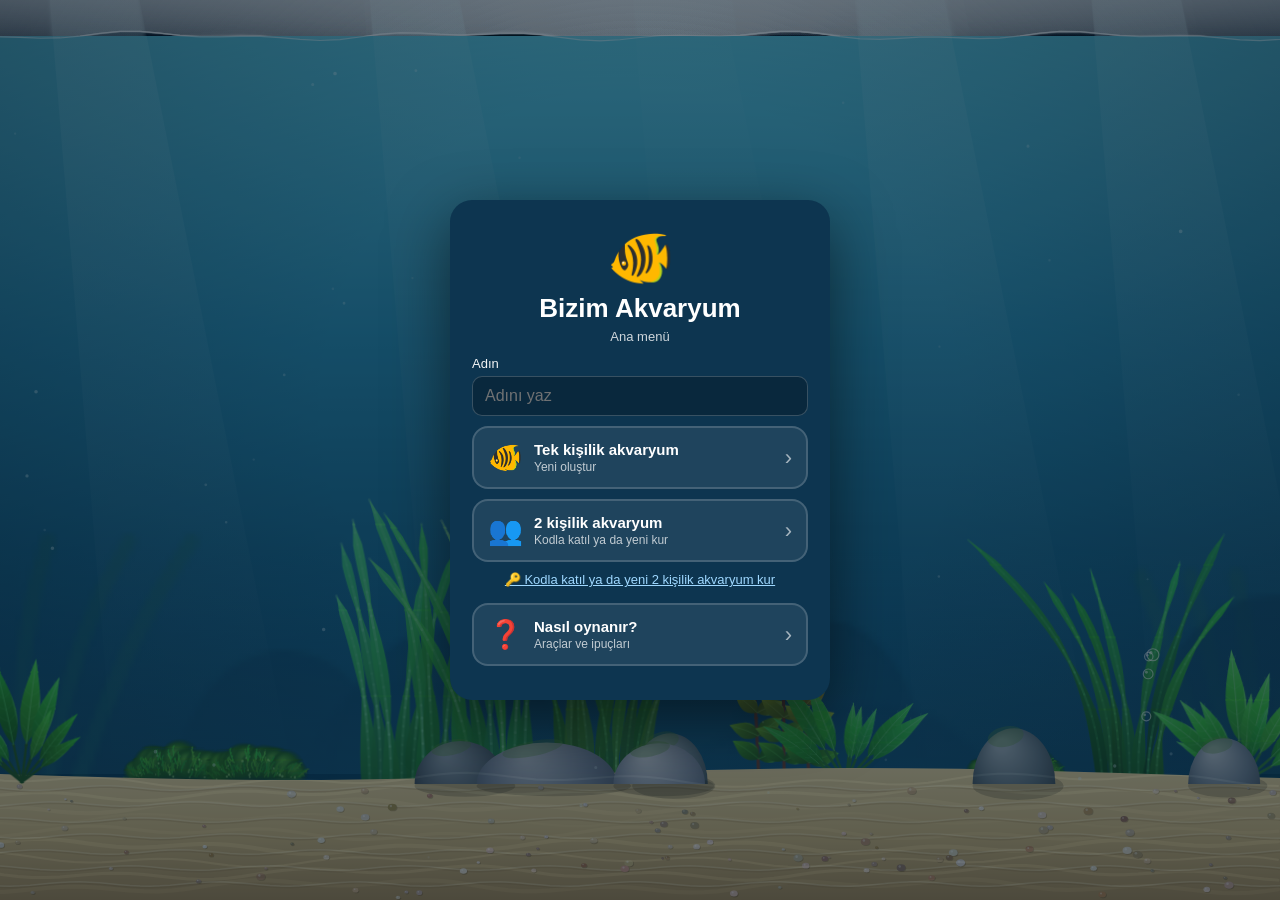
<file: index.html>
<!doctype html>
<html lang="tr">
<head>
<meta charset="utf-8">
<meta name="viewport" content="width=device-width,initial-scale=1,maximum-scale=1,user-scalable=no,viewport-fit=cover">
<meta name="theme-color" content="#0b3d5c">
<meta name="apple-mobile-web-app-capable" content="yes">
<meta name="mobile-web-app-capable" content="yes">
<meta name="apple-mobile-web-app-status-bar-style" content="black-translucent">
<meta name="apple-mobile-web-app-title" content="Akvaryumumuz">
<title>Bizim Akvaryum</title>
<link rel="manifest" href="manifest.json">
<link rel="apple-touch-icon" href="icons/icon-180.png">
<link rel="icon" type="image/png" href="icons/icon-192.png">
<link rel="stylesheet" href="css/style.css">
</head>
<body>
<canvas id="tank"></canvas>

<div id="hud" class="hidden">
  <div id="topbar">
    <div class="pills"><div class="pill" id="coins">🪙 <span>0</span></div><div class="pill" id="food">🍤 <span>0</span></div></div>
    <div class="pill" id="level"><b>Sv 1</b><div class="xpbar"><i></i></div></div>
    <div class="pill" id="partner"><span class="mico">☰</span><span class="dot"></span><span class="pname">…</span></div>
  </div>
  <div id="tankbar"><div id="tanktabs"></div><div id="tankname"></div></div>
  <div id="hint" class="hidden">Soldaki araçlar: 🖐️ bilgi · 🍤 yem · 🖌️ temizlik · 🥅 taşıma · ✏️ düzenle<br>Altın baloncuk: para</div>
  <div id="tools">
    <button data-tool="hand" class="on" title="El">🖐️</button>
    <button data-tool="food" title="Yem kutusu">🍤</button>
    <button data-tool="brush" title="Fırça">🖌️</button>
    <button data-tool="net" title="El ağı" aria-label="El ağı"><svg viewBox="0 0 24 24" width="30" height="30" fill="none" stroke="#fff" stroke-linecap="round" stroke-linejoin="round"><defs><clipPath id="netclip"><path d="M9.3 7.6 C9.6 14 13 19.8 17 20.2 C19.6 18.6 21.2 13 20.6 7.6 Z"/></clipPath></defs><path d="M9.3 7.6 C9.6 14 13 19.8 17 20.2 C19.6 18.6 21.2 13 20.6 7.6" fill="rgba(255,255,255,.16)" stroke-width="1.3"/><g clip-path="url(#netclip)" stroke-width=".8" opacity=".85"><path d="M8 9h14M8 12h14M8 15h14M8 18h14M11 6v16M14 6v16M17 6v16M20 6v16"/></g><ellipse cx="14.95" cy="7.6" rx="5.65" ry="2.4" stroke-width="2"/><path d="M9.6 8.6L2.5 21.5" stroke-width="2.4"/></svg></button>
    <button data-tool="edit" title="Düzenle" aria-label="Düzenle">✏️</button>
  </div>
  <div id="bottombar">
    <button data-panel="shop">🛒<span>Mağaza</span></button>
    <button data-panel="tasks">🎯<span>Görevler</span><i id="taskdot" class="hidden"></i></button>
    <button data-panel="fishlist">🐠<span>Canlılar</span></button>
    <button data-panel="tanks">🏠<span>Akvaryum</span></button>
    <button data-panel="settings">⚙️<span>Ayarlar</span></button>
  </div>
</div>

<div id="banner" class="hidden"></div>

<div id="sheet" class="hidden">
  <div class="sheet-inner"><button class="close" aria-label="Kapat">✕</button><div class="content"></div></div>
</div>

<div id="menu" class="hidden">
  <div class="joincard menucard">
    <button class="close hidden" id="mclose" aria-label="Akvaryuma dön">✕</button>
    <div id="mmain">
      <div class="logo">🐠</div>
      <h1>Bizim Akvaryum</h1>
      <p class="sub">Ana menü</p>
      <label class="field">Adın<input id="mname" maxlength="16" placeholder="Adını yaz" autocomplete="off"></label>
      <button class="menubtn" id="msolo"><span class="mi">🐠</span><span class="mt"><b>Tek kişilik akvaryum</b><small id="msoloSub">Kendi akvaryumun</small></span><span class="go">›</span></button>
      <button class="menubtn" id="mduo"><span class="mi">👥</span><span class="mt"><b>2 kişilik akvaryum</b><small id="mduoSub">Ortak akvaryum</small></span><span class="go">›</span></button>
      <div id="mshare" class="hidden"><div class="code" id="mcode"></div><button class="ghost" id="mshareBtn">🔗 Davet linkini paylaş</button></div>
      <button class="linklike" id="mduoAlt">🔑 Kodla katıl ya da yeni 2 kişilik akvaryum kur</button>
      <div id="mduobox" class="hidden">
        <label class="field">Akvaryum kodu<input id="mroom" maxlength="12" autocapitalize="characters" autocomplete="off"></label>
        <button id="mjoin" class="primary">Akvaryuma gir</button>
        <button id="mnew" class="ghost">Yeni kod üret</button>
        <p class="note">Aynı kodu giren 2 kişi aynı akvaryumu paylaşır.</p>
      </div>
      <button class="menubtn" id="mhelp"><span class="mi">❓</span><span class="mt"><b>Nasıl oynanır?</b><small>Araçlar ve ipuçları</small></span><span class="go">›</span></button>
      <p class="note" id="mmode"></p>
    </div>
    <div id="mhelpview" class="hidden"></div>
  </div>
</div>

<div id="game" class="hidden"><canvas id="gamecanvas"></canvas><div id="gameui"></div></div>
<div id="toast"></div>

<script src="app.js"></script>
</body>
</html>
</file>
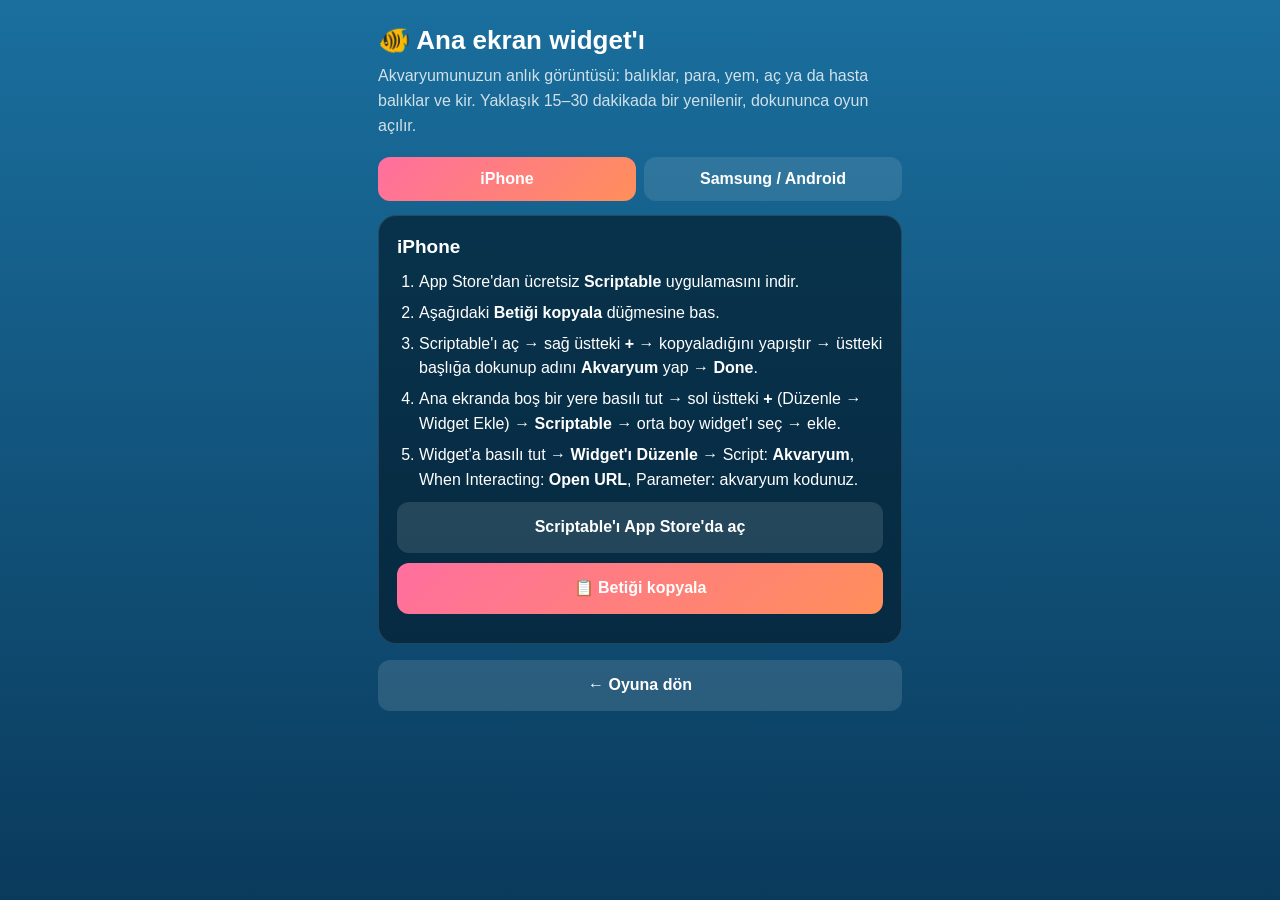
<file: widget.html>
<!doctype html>
<html lang="tr">
<head>
<meta charset="utf-8">
<meta name="viewport" content="width=device-width,initial-scale=1,viewport-fit=cover">
<meta name="theme-color" content="#0b3d5c">
<title>Widget Kurulumu · Bizim Akvaryum</title>
<style>
  * { box-sizing: border-box; }
  body { margin: 0; background: linear-gradient(#1a6f9e, #0a3a5c) fixed; color: #fff; font: 16px/1.55 -apple-system, BlinkMacSystemFont, "Segoe UI", Roboto, sans-serif; }
  main { max-width: 560px; margin: 0 auto; padding: calc(env(safe-area-inset-top) + 20px) 18px 40px; }
  h1 { font-size: 26px; margin: 0 0 4px; }
  .sub { opacity: .8; margin: 0 0 18px; }
  .card { background: rgba(4, 30, 48, .7); border: 1px solid rgba(255,255,255,.12); border-radius: 18px; padding: 16px 18px; margin-bottom: 16px; }
  .card h2 { margin: 0 0 8px; font-size: 19px; }
  ol { padding-left: 22px; margin: 8px 0; }
  li { margin: 6px 0; }
  .code { font-weight: 800; letter-spacing: 3px; background: rgba(0,0,0,.3); padding: 2px 8px; border-radius: 6px; }
  a.btn, button { display: block; width: 100%; text-align: center; border: 0; border-radius: 12px; padding: 13px; font: inherit; font-weight: 700; color: #fff; text-decoration: none;
    background: linear-gradient(135deg, #ff6f9f, #ff8f5a); margin: 10px 0 4px; cursor: pointer; }
  .ghost { background: rgba(255,255,255,.12) !important; }
  .note { font-size: 13.5px; opacity: .8; }
  .tabs { display: flex; gap: 8px; margin-bottom: 14px; }
  .tabs button { margin: 0; padding: 10px; background: rgba(255,255,255,.1); }
  .tabs button.on { background: linear-gradient(135deg, #ff6f9f, #ff8f5a); }
  .hidden { display: none; }
</style>
</head>
<body>
<main>
  <h1>🐠 Ana ekran widget'ı</h1>
  <p class="sub">Akvaryumunuzun anlık görüntüsü: balıklar, para, yem, aç ya da hasta balıklar ve kir. Yaklaşık 15–30 dakikada bir yenilenir, dokununca oyun açılır.</p>
  <p id="codeline" class="sub"></p>

  <div class="tabs">
    <button id="tIos">iPhone</button>
    <button id="tAnd">Samsung / Android</button>
  </div>

  <div id="ios" class="card">
    <h2> iPhone</h2>
    <ol>
      <li>App Store'dan ücretsiz <b>Scriptable</b> uygulamasını indir.</li>
      <li>Aşağıdaki <b>Betiği kopyala</b> düğmesine bas.</li>
      <li>Scriptable'ı aç → sağ üstteki <b>+</b> → kopyaladığını yapıştır → üstteki başlığa dokunup adını <b>Akvaryum</b> yap → <b>Done</b>.</li>
      <li>Ana ekranda boş bir yere basılı tut → sol üstteki <b>+</b> (Düzenle → Widget Ekle) → <b>Scriptable</b> → orta boy widget'ı seç → ekle.</li>
      <li>Widget'a basılı tut → <b>Widget'ı Düzenle</b> → Script: <b>Akvaryum</b>, When Interacting: <b>Open URL</b>, Parameter: akvaryum kodunuz<span id="pcode"></span>.</li>
    </ol>
    <a class="btn ghost" href="https://apps.apple.com/app/scriptable/id1405459188">Scriptable'ı App Store'da aç</a>
    <button id="copy">📋 Betiği kopyala</button>
    <p class="note" id="copied"></p>
  </div>

  <div id="and" class="card hidden">
    <h2>🤖 Samsung / Android</h2>
    <ol>
      <li>Aşağıdaki düğmeyle <b>akvaryum-widget.apk</b> dosyasını indir.</li>
      <li>İndirilen dosyaya dokun. Telefon "bilinmeyen kaynaklardan yüklemeye" izin isterse <b>Ayarlar → Bu kaynaktan izin ver</b> de, sonra <b>Yükle</b>.</li>
      <li>Play Protect uyarı verirse <b>Yine de yükle</b> de (uygulama Play Store'da olmadığı için uyarı veriyor).</li>
      <li><b>Akvaryum Widget</b> uygulamasını aç, akvaryum kodunu yaz<span id="acode"></span>, <b>Kaydet</b>'e bas.</li>
      <li>Ana ekranda boş bir yere basılı tut → <b>Widget'lar</b> → <b>Akvaryum Widget</b> → ekrana sürükle.</li>
    </ol>
    <a class="btn" href="akvaryum-widget.apk">⬇️ APK'yı indir</a>
    <p class="note">Sağ üstteki ⟳ ile widget'ı hemen yenileyebilirsin.</p>
  </div>

  <a class="btn ghost" href="./">← Oyuna dön</a>
</main>
<script>
  const room = new URLSearchParams(location.search).get('oda') || localStorage.getItem('akv_room') || '';
  if (room) {
    document.getElementById('codeline').innerHTML = 'Akvaryum kodunuz: <span class="code">' + room.replace(/[^A-Z0-9]/gi, '') + '</span>';
    document.getElementById('pcode').textContent = ' (' + room + ')';
    document.getElementById('acode').textContent = ' (' + room + ')';
  }
  const isAndroid = /android/i.test(navigator.userAgent);
  const show = a => {
    document.getElementById('ios').classList.toggle('hidden', a);
    document.getElementById('and').classList.toggle('hidden', !a);
    document.getElementById('tIos').classList.toggle('on', !a);
    document.getElementById('tAnd').classList.toggle('on', a);
  };
  show(isAndroid);
  document.getElementById('tIos').onclick = () => show(false);
  document.getElementById('tAnd').onclick = () => show(true);
  document.getElementById('copy').onclick = async () => {
    const out = document.getElementById('copied');
    try {
      const src = await (await fetch('widget/akvaryum-widget.js', { cache: 'no-store' })).text();
      await navigator.clipboard.writeText(src);
      out.textContent = '✅ Kopyalandı! Şimdi Scriptable\'a yapıştır.';
    } catch (e) {
      out.textContent = 'Kopyalanamadı. Uzun basıp kopyalamak için betiği aç: ';
      const a = document.createElement('a'); a.href = 'widget/akvaryum-widget.js'; a.textContent = 'akvaryum-widget.js'; a.style.color = '#ffd76b';
      out.appendChild(a);
    }
  };
</script>
</body>
</html>
</file>
<file: css/style.css>
* { box-sizing: border-box; -webkit-tap-highlight-color: transparent; }
html, body {
  margin: 0; height: 100%; overflow: hidden; background: #06283d; color: #fff;
  font-family: -apple-system, BlinkMacSystemFont, "Segoe UI", Roboto, sans-serif;
  user-select: none; -webkit-user-select: none; overscroll-behavior: none;
}
button { font: inherit; cursor: pointer; }
.hidden { display: none !important; }
#tank, #gamecanvas { position: fixed; inset: 0; width: 100%; height: 100%; display: block; touch-action: none; }

/* Üst bar */
#topbar {
  position: fixed; top: calc(env(safe-area-inset-top) + 8px); left: 8px; right: 8px;
  display: flex; gap: 6px; justify-content: space-between; pointer-events: none;
}
.pill {
  pointer-events: auto; background: rgba(4, 30, 48, .62);
  backdrop-filter: blur(8px); -webkit-backdrop-filter: blur(8px);
  border: 1px solid rgba(255, 255, 255, .15); border-radius: 999px;
  padding: 6px 12px; font-weight: 700; font-size: 15px;
  display: flex; align-items: center; gap: 6px; white-space: nowrap;
}
#level { flex-direction: column; align-items: stretch; gap: 3px; padding: 5px 14px; min-width: 80px; }
#level b { font-size: 13px; text-align: center; }
.xpbar { height: 5px; border-radius: 3px; background: rgba(255, 255, 255, .2); overflow: hidden; }
.xpbar i { display: block; height: 100%; width: 0; background: linear-gradient(90deg, #ffd76b, #ff9f43); transition: width .4s; }
#partner { cursor: pointer; }
#partner .dot { width: 9px; height: 9px; border-radius: 50%; background: #8a9aa5; flex: none; }
#partner.on .dot { background: #4ade80; box-shadow: 0 0 6px #4ade80; }
#partner.solo .dot { display: none; }
#partner .pname { max-width: 120px; overflow: hidden; text-overflow: ellipsis; font-size: 13px; }

#hint {
  position: fixed; top: calc(env(safe-area-inset-top) + 58px); left: 50%; transform: translateX(-50%);
  background: rgba(4, 30, 48, .75); padding: 9px 14px; border-radius: 12px; font-size: 13px; line-height: 1.5;
  text-align: center; width: max-content; max-width: 92vw; pointer-events: none; transition: opacity .8s;
}
#hint.fade { opacity: 0; }

/* Alt bar */
#bottombar {
  position: fixed; bottom: calc(env(safe-area-inset-bottom) + 10px); left: 50%; transform: translateX(-50%);
  display: flex; gap: 5px; width: min(440px, calc(100vw - 12px));
}
#bottombar button {
  background: rgba(4, 30, 48, .7); backdrop-filter: blur(8px); -webkit-backdrop-filter: blur(8px);
  border: 1px solid rgba(255, 255, 255, .18); color: #fff; border-radius: 18px;
  font-size: 21px; padding: 7px 2px 5px; display: flex; flex-direction: column; align-items: center; gap: 2px; flex: 1 1 0; min-width: 0; position: relative;
}
#bottombar button span { font-size: 10.5px; font-weight: 600; opacity: .9; white-space: nowrap; }
#bottombar button:active { transform: scale(.95); }

/* Davet bandı */
#banner {
  position: fixed; left: 10px; right: 10px; top: calc(env(safe-area-inset-top) + 60px); z-index: 15;
  max-width: 520px; margin: 0 auto; background: linear-gradient(135deg, #8a2457, #c2306b);
  border-radius: 16px; padding: 12px 14px; box-shadow: 0 8px 30px rgba(0, 0, 0, .4); font-size: 14px; line-height: 1.4;
  animation: pop .3s ease;
}
#banner .bbtns { display: flex; gap: 8px; margin-top: 10px; }
#banner .bbtns button { flex: 1; }
@keyframes pop { from { transform: translateY(-10px); opacity: 0; } to { transform: none; opacity: 1; } }

/* Butonlar */
.primary, .ghost, .danger, .buy {
  border: 0; border-radius: 12px; padding: 11px 16px; font-weight: 700; font-size: 15px; color: #fff;
}
.primary { background: linear-gradient(135deg, #ff6f9f, #ff8f5a); }
.ghost { background: rgba(255, 255, 255, .12); }
.danger { background: #d9435b; }
.buy { background: #f5b700; color: #4a3500; padding: 8px 12px; }
button:disabled { opacity: .45; cursor: default; }
.mini { background: none; border: 0; font-size: 16px; padding: 0 4px; }

/* Alt panel */
#sheet { position: fixed; inset: 0; background: rgba(0, 0, 0, .35); display: flex; align-items: flex-end; justify-content: center; z-index: 20; }
.sheet-inner {
  position: relative; background: #0d3550; width: 100%; max-width: 560px; max-height: 80vh; overflow-y: auto;
  border-radius: 22px 22px 0 0; padding: 18px 16px calc(env(safe-area-inset-bottom) + 20px);
  box-shadow: 0 -10px 40px rgba(0, 0, 0, .4); -webkit-overflow-scrolling: touch; animation: up .25s ease;
}
@keyframes up { from { transform: translateY(40px); opacity: 0; } to { transform: none; opacity: 1; } }
.sheet-inner .close {
  position: sticky; top: 0; float: right; background: rgba(255, 255, 255, .12); border: 0; color: #fff;
  width: 34px; height: 34px; border-radius: 50%; font-size: 15px; z-index: 2;
}
.sheet-inner h2 { margin: 2px 0 6px; font-size: 21px; }
.sheet-inner h2 small { font-weight: 500; opacity: .7; font-size: 14px; }
.sheet-inner h3 { margin: 18px 0 6px; font-size: 15px; opacity: .85; }
.sub { opacity: .8; font-size: 13px; margin: 4px 0 10px; line-height: 1.45; }
.note { font-size: 12.5px; opacity: .8; margin: 8px 0; line-height: 1.45; }
.center { text-align: center; }

.grid { display: grid; grid-template-columns: repeat(auto-fill, minmax(118px, 1fr)); gap: 10px; }
.card {
  background: rgba(255, 255, 255, .07); border: 1px solid rgba(255, 255, 255, .1); border-radius: 14px;
  padding: 8px; display: flex; flex-direction: column; gap: 2px; cursor: pointer; font-size: 13px;
}
.card:active { transform: scale(.97); }
.card.locked { opacity: .45; }
.card .rar { font-size: 11px; font-weight: 700; }
.card .price { font-weight: 700; color: #ffd76b; margin-top: 2px; }
.upgrade {
  display: flex; align-items: center; justify-content: space-between; gap: 10px; margin-bottom: 12px;
  background: rgba(245, 183, 0, .12); border: 1px solid rgba(245, 183, 0, .3); border-radius: 14px; padding: 10px 12px; font-size: 14px;
}
.upgrade.locked { opacity: .6; }

.list { display: flex; flex-direction: column; gap: 6px; }
.row {
  display: flex; align-items: center; gap: 10px; background: rgba(255, 255, 255, .06);
  border-radius: 12px; padding: 6px 10px; cursor: pointer; font-size: 14px;
}
.row small { opacity: .7; }
.grow1 { flex: 1; min-width: 0; }
.icons { font-size: 16px; }

.fishhead { display: flex; justify-content: center; margin-top: 6px;
  background: radial-gradient(ellipse at center, rgba(63, 176, 217, .35), transparent 70%); border-radius: 16px; }
.tags { display: flex; flex-wrap: wrap; gap: 6px; justify-content: center; margin: 4px 0 10px; }
.tags span { background: rgba(255, 255, 255, .1); border-radius: 999px; padding: 3px 10px; font-size: 12px; }
.bar { display: block; font-size: 13px; margin: 6px 0; }
.bb { height: 9px; border-radius: 5px; background: rgba(255, 255, 255, .12); overflow: hidden; margin-top: 3px; }
.bb i { display: block; height: 100%; border-radius: 5px; }
.actions { display: flex; flex-wrap: wrap; gap: 8px; margin-top: 12px; }
.actions button { flex: 1 1 auto; }
.rename { display: flex; gap: 8px; margin: 8px 0; }
.rename input, .field input {
  flex: 1; width: 100%; font: inherit; font-size: 16px; padding: 10px 12px; border-radius: 10px;
  border: 1px solid rgba(255, 255, 255, .2); background: rgba(0, 0, 0, .25); color: #fff; user-select: text; -webkit-user-select: text;
}
.field { display: block; font-size: 13px; margin: 10px 0; opacity: .95; }
.field input { margin-top: 5px; }
.code { font-size: 28px; font-weight: 800; letter-spacing: 4px; text-align: center; padding: 10px;
  background: rgba(0, 0, 0, .25); border-radius: 12px; user-select: text; -webkit-user-select: text; }
.sheet-inner > .content > button { width: 100%; margin-top: 8px; }

.gamepick { display: grid; gap: 10px; margin-top: 10px; }
.gamepick button {
  display: grid; grid-template-columns: 44px 1fr; grid-template-rows: auto auto; text-align: left; gap: 0 10px;
  background: rgba(255, 255, 255, .08); border: 1px solid rgba(255, 255, 255, .15); color: #fff; border-radius: 14px; padding: 12px;
}
.gamepick span { grid-row: span 2; font-size: 32px; align-self: center; }
.gamepick small { opacity: .75; }

/* Giriş ekranı */
#menu { position: fixed; inset: 0; display: flex; align-items: center; justify-content: center; z-index: 30; background: rgba(4, 25, 40, .55); padding: 20px; }
.joincard { background: #0d3550; border-radius: 22px; padding: 26px 22px; width: 100%; max-width: 380px; box-shadow: 0 20px 60px rgba(0, 0, 0, .5); }
.joincard .logo { font-size: 54px; text-align: center; }
.joincard h1 { text-align: center; margin: 4px 0; font-size: 26px; }
.joincard .sub { text-align: center; }
.joincard button { width: 100%; margin-top: 10px; }
.modes { display: grid; grid-template-columns: 1fr 1fr; gap: 10px; margin-top: 6px; }
.joincard .modebtn { margin-top: 0; display: flex; flex-direction: column; gap: 3px; padding: 14px 8px; border-radius: 16px;
  background: rgba(255, 255, 255, .08); border: 2px solid rgba(255, 255, 255, .18); color: #fff; font-size: 15px; }
.joincard .modebtn small { opacity: .7; font-size: 12px; font-weight: 500; }
.joincard .modebtn.on { border-color: #ffd76b; background: rgba(255, 143, 90, .3); }

#tools button svg { display: block; margin: auto; }
.roomrow.here { border-color: #ffd76b; }
.roomrow .eggicon { font-size: 26px; }
.menucard { position: relative; max-height: calc(100vh - 40px); overflow-y: auto; }
.menucard .close { position: absolute; top: 12px; right: 12px; width: 36px; height: 36px; margin: 0; border-radius: 50%; border: 0; background: rgba(255,255,255,.12); color: #fff; font-size: 16px; }
.joincard .menubtn { display: flex; align-items: center; gap: 12px; text-align: left; padding: 13px 14px; border-radius: 16px; margin-top: 10px;
  background: rgba(255,255,255,.08); border: 2px solid rgba(255,255,255,.16); color: #fff; }
.joincard .menubtn.here { border-color: #ffd76b; background: rgba(255,143,90,.22); }
.menubtn .mi { font-size: 28px; width: 34px; text-align: center; flex: none; }
.menubtn .mt { flex: 1; display: flex; flex-direction: column; gap: 2px; }
.menubtn .mt b { font-size: 15px; }
.menubtn .mt small { font-size: 12px; opacity: .72; }
.menubtn .go { font-size: 22px; opacity: .6; }
.joincard .linklike { background: none; border: 0; color: #9fd8ff; font-size: 13px; padding: 6px; margin-top: 4px; text-decoration: underline; }
#mshare { margin-top: 8px; }
#mshare .code { margin: 0; }
.helplist { display: flex; flex-direction: column; gap: 8px; margin: 10px 0; }
.helprow { display: flex; align-items: center; gap: 12px; background: rgba(255,255,255,.06); border-radius: 12px; padding: 9px 12px; }
.helprow .hi { font-size: 24px; width: 32px; text-align: center; flex: none; }
.helprow .hi svg { display: block; margin: auto; }
.helprow b { display: block; font-size: 14px; }
.helprow small { font-size: 12.5px; opacity: .8; }
#partner .mico { font-size: 15px; opacity: .85; margin-right: 2px; }

/* Mini oyun */
#game { position: fixed; inset: 0; z-index: 40; }
#gameui { position: fixed; inset: 0; pointer-events: none; display: flex; align-items: center; justify-content: center; }
#gameui > * { pointer-events: auto; }
.mg-quit { position: fixed; top: calc(env(safe-area-inset-top) + 10px); right: 12px; background: rgba(0, 0, 0, .3); color: #fff;
  border: 0; width: 38px; height: 38px; border-radius: 50%; font-size: 16px; }
.mg-result { background: rgba(13, 53, 80, .95); border-radius: 22px; padding: 22px; width: min(360px, 90vw); text-align: center;
  box-shadow: 0 20px 60px rgba(0, 0, 0, .5); animation: pop .3s ease; }
.mg-result h2 { margin: 0 0 6px; }
.mg-result button { width: 100%; margin-top: 10px; }

#toast {
  position: fixed; left: 50%; bottom: calc(env(safe-area-inset-bottom) + 90px); transform: translate(-50%, 20px);
  background: rgba(0, 0, 0, .78); padding: 10px 16px; border-radius: 12px; font-size: 14px; opacity: 0;
  transition: all .3s; pointer-events: none; z-index: 50; max-width: 90vw; text-align: center;
}
#toast.show { opacity: 1; transform: translate(-50%, 0); }

/* v2 */
.pills { display: flex; gap: 6px; }
#food { cursor: pointer; }
#food.low { background: rgba(160, 40, 40, .75); animation: blink 1.4s infinite; }
@keyframes blink { 50% { opacity: .6; } }
.tabs { display: flex; gap: 6px; margin: 6px 0 12px; position: sticky; top: -18px; background: #0d3550; padding: 6px 0; z-index: 1; }
.tabs button { flex: 1; border: 0; border-radius: 10px; padding: 9px 4px; font-weight: 700; font-size: 13px; color: #fff; background: rgba(255, 255, 255, .08); }
.tabs button.on { background: linear-gradient(135deg, #ff6f9f, #ff8f5a); }
.smallbtn { padding: 7px 10px !important; font-size: 12px !important; flex: none; }
.supply { display: flex; flex-wrap: wrap; gap: 8px; margin-bottom: 6px; }
.supply .buy { flex: 1 1 140px; }
.mg-guess { position: fixed; left: 50%; bottom: calc(env(safe-area-inset-bottom) + 24px); transform: translateX(-50%);
  background: rgba(13, 53, 80, .95); border-radius: 18px; padding: 14px; width: min(340px, 92vw); text-align: center; box-shadow: 0 10px 40px rgba(0,0,0,.4); }
.mg-guess input { width: 100%; font: inherit; font-size: 26px; text-align: center; padding: 10px; border-radius: 12px; border: 1px solid rgba(255,255,255,.25);
  background: rgba(0,0,0,.25); color: #fff; margin: 6px 0 10px; user-select: text; -webkit-user-select: text; }
.mg-guess button { width: 100%; }
.babyrow { display: flex; justify-content: center; gap: 4px; flex-wrap: wrap; }

.linkbtn { display: block; text-align: center; text-decoration: none; margin-top: 8px; }

/* v3: akvaryum sekmeleri, araçlar, uyarılar, mini oyun kontrolleri */
#tankbar { position: fixed; top: calc(env(safe-area-inset-top) + 52px); left: 0; right: 0; display: flex; flex-direction: column; align-items: center; gap: 2px; pointer-events: none; }
#tanktabs { display: flex; gap: 6px; pointer-events: auto; }
#tanktabs button { border: 1px solid rgba(255,255,255,.18); background: rgba(4,30,48,.6); color: #fff; border-radius: 12px; min-width: 42px; padding: 4px 8px; font-weight: 800; font-size: 15px; display: flex; flex-direction: column; align-items: center; line-height: 1.1; backdrop-filter: blur(6px); -webkit-backdrop-filter: blur(6px); }
#tanktabs button small { font-size: 9.5px; font-weight: 600; opacity: .8; }
#tanktabs button.on { background: linear-gradient(135deg, #ff6f9f, #ff8f5a); border-color: transparent; }
#tanktabs button.add { font-size: 18px; opacity: .85; }
#tankname { font-size: 11.5px; font-weight: 700; opacity: .85; text-shadow: 0 1px 3px rgba(0,0,0,.6); }
#hint { top: calc(env(safe-area-inset-top) + 104px); }
#tools { position: fixed; left: 10px; bottom: calc(env(safe-area-inset-bottom) + 86px); display: flex; flex-direction: column; gap: 8px; z-index: 5; }
#tools button { width: 52px; height: 52px; border-radius: 16px; border: 2px solid rgba(255,255,255,.18); background: rgba(4,30,48,.7); font-size: 24px; backdrop-filter: blur(8px); -webkit-backdrop-filter: blur(8px); }
#tools button.on { border-color: #ffd76b; background: rgba(255,143,90,.55); box-shadow: 0 0 14px rgba(255,200,100,.5); }
body[data-tool="brush"] #tank { cursor: crosshair; }
.warnbox { background: rgba(217,67,91,.18); border: 1px solid rgba(255,120,140,.4); border-radius: 12px; padding: 10px 12px; font-size: 13.5px; line-height: 1.55; margin: 8px 0; }
.warn { color: #ffb3c0; }
.row.sel { outline: 2px solid #ffd76b; }
.row.locked { opacity: .5; }
.tankicon { width: 36px; height: 36px; border-radius: 10px; background: linear-gradient(135deg, #3fb0d9, #0a3a5c); display: flex; align-items: center; justify-content: center; font-weight: 800; }
.mg-pad { position: fixed; left: 50%; bottom: calc(env(safe-area-inset-bottom) + 16px); transform: translateX(-50%); background: rgba(13,53,80,.92); border-radius: 18px; padding: 10px 14px; text-align: center; }
.padgrid { display: grid; grid-template-columns: repeat(3, 62px); grid-template-rows: repeat(3, 52px); gap: 6px; margin-top: 6px; }
.padgrid button { border: 0; border-radius: 12px; background: rgba(255,255,255,.14); color: #fff; font-size: 26px; font-weight: 800; }
.padgrid button:active { background: #ff8f5a; }
.mg-hold { position: fixed; left: 50%; bottom: calc(env(safe-area-inset-bottom) + 20px); transform: translateX(-50%); width: min(340px, 90vw); }
.mg-hold button { width: 100%; height: 76px; border: 0; border-radius: 20px; font-size: 20px; font-weight: 800; color: #fff; background: linear-gradient(135deg, #ff6f9f, #ff8f5a); user-select: none; -webkit-user-select: none; touch-action: none; }
.mg-hold button.on, .mg-hold button:active { filter: brightness(1.25); transform: scale(.98); }

.eggicon { width: 64px; text-align: center; font-size: 28px; }
.bigegg { font-size: 72px; padding: 10px; filter: drop-shadow(0 4px 10px rgba(255,215,107,.4)); }
.babyrow.eggs { font-size: 40px; margin: 8px 0; }

/* Aşama 3 */
#taskdot { position: absolute; top: 5px; right: 9px; width: 10px; height: 10px; border-radius: 50%; background: #ff4d6d; box-shadow: 0 0 6px #ff4d6d; }
#tanktabs button { position: relative; }
#tanktabs .eggdot { position: absolute; top: -9px; right: -7px; font-style: normal; font-size: 14px; animation: bob 1s ease-in-out infinite; }
@keyframes bob { 50% { transform: translateY(-3px); } }
.card.wrongw { opacity: .5; }
.card .wtag { font-size: 10.5px; opacity: .85; }
.owned { font-weight: 700; color: #7ef0a0; white-space: nowrap; }
.row.task .bb i { background: linear-gradient(90deg, #ffd76b, #ff9f43); }
.row.task.done { opacity: .6; }
.row.locked { opacity: .5; }
.row.sel { outline: 2px solid #ff8fb0; }
.grid.album { grid-template-columns: repeat(auto-fill, minmax(96px, 1fr)); }
.card.unknown { opacity: .55; text-align: center; }
.card .qmark { font-size: 30px; height: 48px; display: flex; align-items: center; justify-content: center; opacity: .6; }
.tags span.bad { background: rgba(217,67,91,.45); }
.toggles { display: flex; gap: 8px; margin-bottom: 8px; }
.toggles button { flex: 1; }
#tour { position: fixed; inset: 0; z-index: 40; }
#tour.dim { background: rgba(0, 8, 20, .7); }
#tour .spot { position: fixed; border-radius: 16px; box-shadow: 0 0 0 9999px rgba(0, 8, 20, .7), 0 0 0 3px #ffd76b, 0 0 24px #ffd76b; transition: all .3s ease; pointer-events: none; }
#tour .tcard { position: fixed; left: 50%; transform: translateX(-50%); width: min(340px, 92vw); background: #0d3550; border: 1px solid rgba(255,255,255,.2);
  border-radius: 18px; padding: 14px 16px; box-shadow: 0 10px 40px rgba(0,0,0,.5); animation: fadein .25s ease; }
@keyframes fadein { from { opacity: 0; } }
#tour .tcard h3 { margin: 2px 0 6px; font-size: 17px; }
#tour .tcard p { margin: 0 0 12px; font-size: 14px; line-height: 1.5; opacity: .92; }
#tour .tstep { font-size: 11px; opacity: .6; font-weight: 700; }
#tour .tbtns { display: flex; gap: 8px; }
#tour .tbtns .primary { flex: 1; }
</file>
